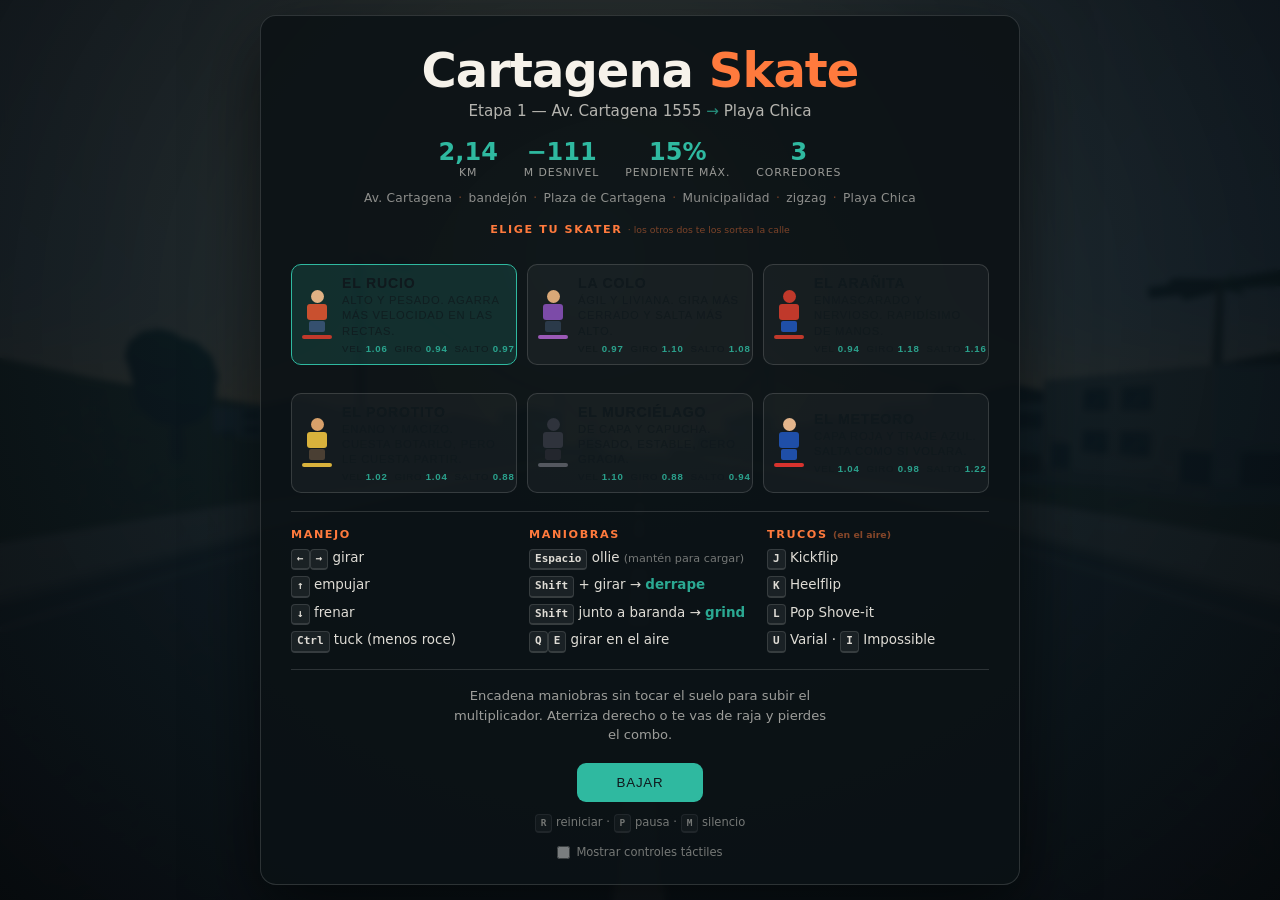
<file: index.html>
<!DOCTYPE html>
<html lang="es-CL">
<head>
<meta charset="utf-8">
<meta name="viewport" content="width=device-width, initial-scale=1, maximum-scale=1, user-scalable=no, viewport-fit=cover">
<title>Cartagena Skate — Juego 3D de skate en Cartagena, Chile</title>
<meta name="description" content="Juego de skate 3D gratis en el navegador: baja 2,14 km por calles reales de Cartagena, Chile, de Av. Cartagena a Playa Chica, con derrapes, grinds y trucos.">
<link rel="canonical" href="https://arigatodon.github.io/cartagena-skate/">
<meta name="author" content="Igor Venegas">
<meta name="theme-color" content="#0b1013">
<meta name="robots" content="index,follow,max-image-preview:large">
<link rel="icon" href="favicon.svg" type="image/svg+xml">
<meta property="og:type" content="website">
<meta property="og:site_name" content="Cartagena Skate">
<meta property="og:locale" content="es_CL">
<meta property="og:title" content="Cartagena Skate — Juego 3D de skate en Cartagena, Chile">
<meta property="og:description" content="Juego de skate 3D gratis en el navegador: baja 2,14 km por calles reales de Cartagena, Chile, de Av. Cartagena a Playa Chica, con derrapes, grinds y trucos.">
<meta property="og:url" content="https://arigatodon.github.io/cartagena-skate/">
<meta property="og:image" content="https://arigatodon.github.io/cartagena-skate/og-image.jpg">
<meta property="og:image:type" content="image/jpeg">
<meta property="og:image:width" content="1200">
<meta property="og:image:height" content="630">
<meta property="og:image:alt" content="Cartagena Skate: selección de skater y controles del descenso de Av. Cartagena a Playa Chica">
<meta name="twitter:card" content="summary_large_image">
<meta name="twitter:title" content="Cartagena Skate — Juego 3D de skate en Cartagena, Chile">
<meta name="twitter:description" content="Juego de skate 3D gratis en el navegador: baja 2,14 km por calles reales de Cartagena, Chile, de Av. Cartagena a Playa Chica, con derrapes, grinds y trucos.">
<meta name="twitter:image" content="https://arigatodon.github.io/cartagena-skate/og-image.jpg">
<meta name="twitter:image:alt" content="Cartagena Skate: selección de skater y controles del descenso de Av. Cartagena a Playa Chica">
<script type="application/ld+json">
{
  "@context": "https://schema.org",
  "@type": "VideoGame",
  "name": "Cartagena Skate",
  "url": "https://arigatodon.github.io/cartagena-skate/",
  "description": "Juego de skate 3D gratis en el navegador: baja 2,14 km por calles reales de Cartagena, Chile, de Av. Cartagena a Playa Chica, con derrapes, grinds y trucos.",
  "image": "https://arigatodon.github.io/cartagena-skate/og-image.jpg",
  "inLanguage": "es-CL",
  "applicationCategory": "Game",
  "operatingSystem": "Web",
  "isAccessibleForFree": true,
  "offers": {
    "@type": "Offer",
    "price": "0",
    "priceCurrency": "CLP"
  },
  "author": {
    "@type": "Person",
    "@id": "https://igorv.org/#person",
    "name": "Igor Venegas",
    "url": "https://igorv.org"
  },
  "creator": {
    "@type": "Person",
    "@id": "https://igorv.org/#person",
    "name": "Igor Venegas",
    "url": "https://igorv.org"
  },
  "gamePlatform": "Web browser",
  "genre": [
    "Deportes",
    "Carreras",
    "Skateboarding"
  ],
  "contentLocation": {
    "@type": "Place",
    "name": "Cartagena, Región de Valparaíso, Chile"
  }
}
</script>
<link rel="stylesheet" href="css/style.css">
</head>
<body>

<div id="wrap">
  <canvas id="game"></canvas>

  <!-- ---------------------------------------------------------------- HUD -->
  <div id="hud" class="hidden">
    <div class="hud-top">
      <div class="panel speed">
        <div class="kmh"><span id="kmh">0</span><small>km/h</small></div>
        <div class="bar"><i id="speedBar"></i></div>
      </div>

      <div class="panel middle">
        <div id="section">Av. Cartagena Alto</div>
        <canvas id="profile" width="440" height="46"></canvas>
        <div class="meta">
          <span id="dist">0 m</span>
          <span id="alt">122 m s.n.m.</span>
          <span id="time">0:00.0</span>
        </div>
      </div>

      <div class="panel score">
        <div class="pts"><span id="score">0</span></div>
        <div class="lbl">puntos</div>
      </div>
    </div>

    <div class="panel carrera">
      <div id="puesto" class="puesto p1">1º</div>
      <ol id="tabla"></ol>
    </div>

    <canvas id="minimap" width="190" height="150"></canvas>

    <div id="comboBox" class="hidden">
      <div id="comboText"></div>
      <div id="comboPts"><span id="comboVal">0</span> <em id="comboMult">x1</em></div>
    </div>

    <div id="toasts"></div>

    <div id="chargeBar" class="hidden"><i id="chargeFill"></i></div>
  </div>

  <!-- ------------------------------------------------------------- Menús -->
  <div id="menu" class="screen">
    <div class="card">
      <h1>Cartagena <em>Skate</em></h1>
      <p class="sub">Etapa 1 — Av. Cartagena 1555 <span class="arrow">→</span> Playa Chica</p>

      <div class="stats-row">
        <div><b>2,14</b><span>km</span></div>
        <div><b>−111</b><span>m desnivel</span></div>
        <div><b>15%</b><span>pendiente máx.</span></div>
        <div><b>3</b><span>corredores</span></div>
      </div>

      <div class="ruta">
        Av. Cartagena <span>·</span> bandejón <span>·</span> Plaza de Cartagena
        <span>·</span> Municipalidad <span>·</span> zigzag <span>·</span> Playa Chica
      </div>

      <h3 class="sec-tit">Elige tu skater <small>· los otros dos te los sortea la calle</small></h3>
      <div class="chars" id="chars"></div>

      <div class="controls">
        <div class="col">
          <h3>Manejo</h3>
          <ul>
            <li><kbd>←</kbd><kbd>→</kbd> girar</li>
            <li><kbd>↑</kbd> empujar</li>
            <li><kbd>↓</kbd> frenar</li>
            <li><kbd>Ctrl</kbd> tuck (menos roce)</li>
          </ul>
        </div>
        <div class="col">
          <h3>Maniobras</h3>
          <ul>
            <li><kbd>Espacio</kbd> ollie <small>(mantén para cargar)</small></li>
            <li><kbd>Shift</kbd> + girar → <b>derrape</b></li>
            <li><kbd>Shift</kbd> junto a baranda → <b>grind</b></li>
            <li><kbd>Q</kbd><kbd>E</kbd> girar en el aire</li>
          </ul>
        </div>
        <div class="col">
          <h3>Trucos <small>(en el aire)</small></h3>
          <ul>
            <li><kbd>J</kbd> Kickflip</li>
            <li><kbd>K</kbd> Heelflip</li>
            <li><kbd>L</kbd> Pop Shove-it</li>
            <li><kbd>U</kbd> Varial · <kbd>I</kbd> Impossible</li>
          </ul>
        </div>
      </div>

      <p class="tip">Encadena maniobras sin tocar el suelo para subir el multiplicador.
        Aterriza derecho o te vas de raja y pierdes el combo.</p>

      <button id="startBtn">Bajar</button>
      <p class="foot"><kbd>R</kbd> reiniciar · <kbd>P</kbd> pausa · <kbd>M</kbd> silencio</p>
      <p class="foot"><label class="chk"><input type="checkbox" id="forzarTactil"> Mostrar controles táctiles</label></p>
    </div>
  </div>

  <div id="pause" class="screen hidden">
    <div class="card small">
      <h2>Pausa</h2>
      <button id="resumeBtn">Seguir</button>
      <button id="restartBtn2" class="ghost">Reiniciar</button>
    </div>
  </div>

  <div id="results" class="screen hidden">
    <div class="card small">
      <h2>¡Llegaste a Playa Chica!</h2>
      <div id="rPuesto" class="rpuesto p1">—</div>
      <div class="result-grid">
        <div><span>Tiempo</span><b id="rTime">—</b></div>
        <div><span>Puntaje</span><b id="rScore">—</b></div>
        <div><span>Mejor combo</span><b id="rCombo">—</b></div>
        <div><span>Maniobras</span><b id="rTricks">—</b></div>
        <div><span>Turbos</span><b id="rBoosts">—</b></div>
        <div><span>Caídas</span><b id="rBails">—</b></div>
      </div>
      <div id="rank"></div>
      <button id="againBtn">Otra vez</button>
    </div>
  </div>

  <!-- ------------------------------------------------------------- Táctil -->
  <!-- data-key lleva la tecla YA NORMALIZADA (la misma cadena que usa
       readInput), para que no haya un segundo mapeo que se pueda desincronizar
       del teclado. Antes "Control" no se traducía a "ctrl" y el tuck no hacía
       nada en el celular. -->
  <div id="touch" class="hidden">
    <div class="tzone izq">
      <div class="trow">
        <button class="tbtn chico" data-key="ArrowUp">EMPUJAR</button>
        <button class="tbtn chico" data-key="ArrowDown">FRENAR</button>
      </div>
      <div class="trow">
        <button class="tbtn dir" data-key="ArrowLeft" aria-label="Girar a la izquierda">◀</button>
        <button class="tbtn dir" data-key="ArrowRight" aria-label="Girar a la derecha">▶</button>
      </div>
    </div>

    <div class="tzone der">
      <div class="trow">
        <button class="tbtn chico" data-key="j">FLIP</button>
        <button class="tbtn chico" data-key="e">GIRO</button>
      </div>
      <div class="trow">
        <button class="tbtn chico" data-key="ctrl">TUCK</button>
        <button class="tbtn ancho" data-key="shift">SLIDE</button>
      </div>
      <button class="tbtn grande" data-key=" ">OLLIE</button>
    </div>
  </div>

  <div id="giraTel" class="hidden">
    <div><b>Gira el teléfono</b><span>Se juega mejor en horizontal</span></div>
  </div>

</div>

<script type="module" src="js/game.js"></script>
</body>
</html>
</file>
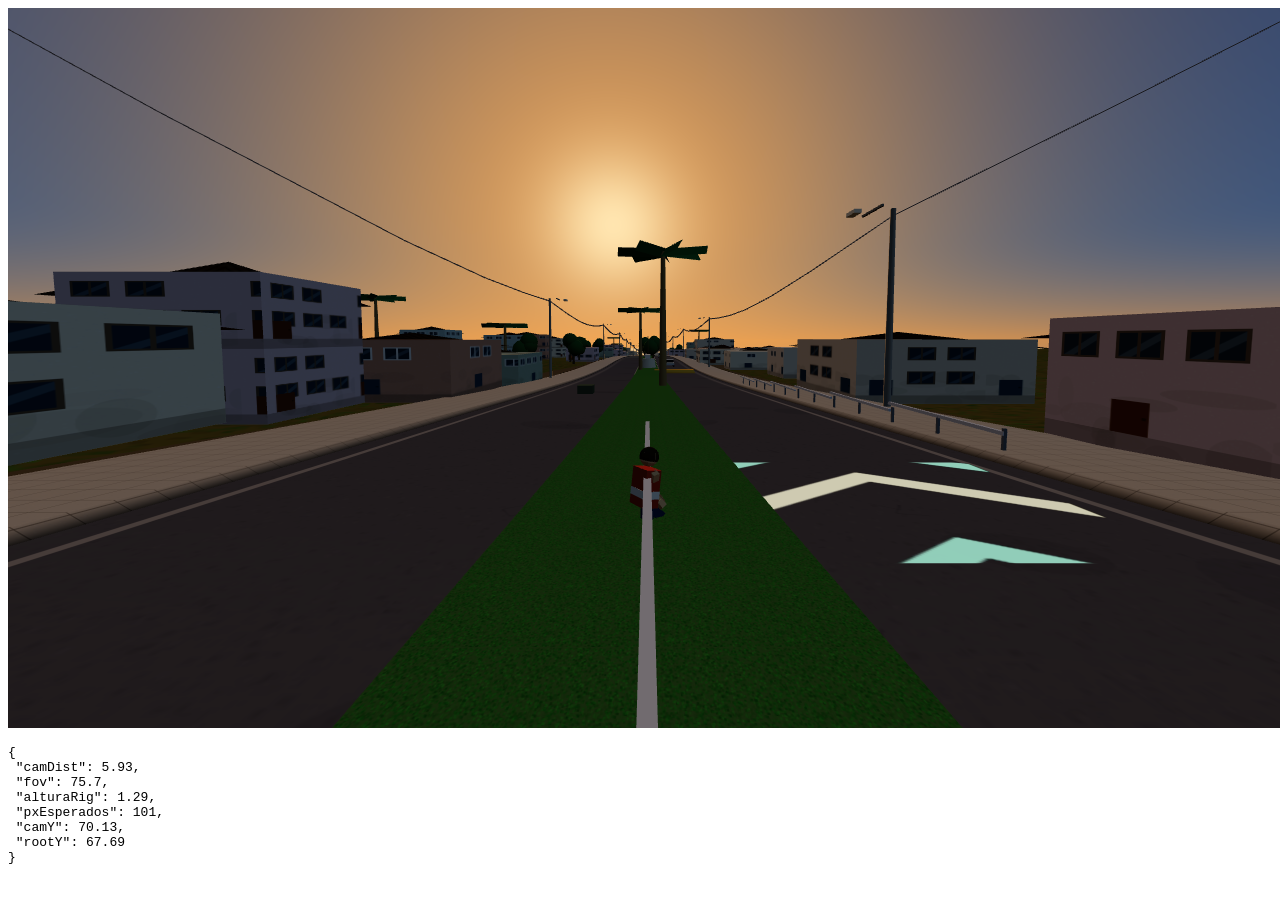
<file: _diag.html>
<!DOCTYPE html><html><body><canvas id="game" width="1280" height="720"></canvas><pre id="out"></pre>
<script type="module">
import * as THREE from '/vendor/three.module.js';
import { buildTrack } from '/js/track.js';
import { Renderer3D } from '/js/render3d.js';
const canvas = document.getElementById('game');
const track = buildTrack();
const view = new Renderer3D(canvas, track);
view.resize();
const st = { position:760, playerX:0, airY:0, spin:0, lean:0, flip:0, shake:0,
  speedRatio:0.55, speed:12, gameTime:4, grinding:false, grindY:0, crouch:0 };
for (let i=0;i<90;i++) view.render([st], 1/60);
const r = view.racers[0];
const box = new THREE.Box3().setFromObject(r.rig.root);
const cam = view.camera;
const d = cam.position.distanceTo(r.root.position);
const altura = box.max.y - box.min.y;
const px = altura / (2*d*Math.tan(cam.fov*Math.PI/360)) * 720;
document.getElementById('out').textContent = JSON.stringify({
  camDist: +d.toFixed(2), fov: +cam.fov.toFixed(1), alturaRig: +altura.toFixed(2),
  pxEsperados: Math.round(px), camY: +cam.position.y.toFixed(2),
  rootY: +r.root.position.y.toFixed(2),
}, null, 1);
</script></body></html>
</file>
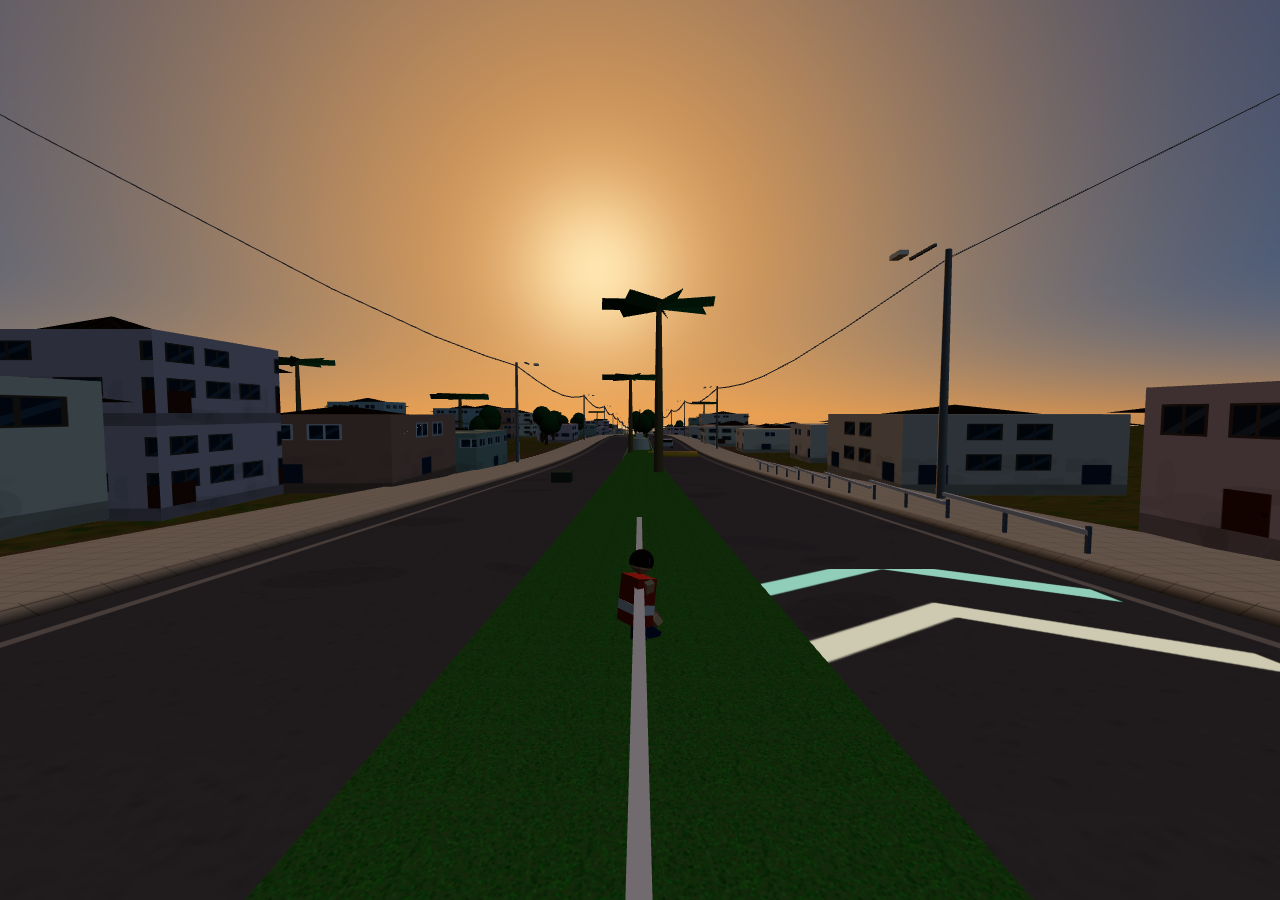
<file: tools/shot.html>
<!DOCTYPE html>
<html lang="es-CL">
<head>
<meta charset="utf-8">
<title>Cartagena Skate — cámara de fotos</title>
<style>
  html,body{margin:0;background:#000;overflow:hidden}
  canvas{display:block;width:100vw;height:100vh}
</style>
</head>
<body>
<!--
  Herramienta de desarrollo: renderiza UN cuadro de la escena a la distancia
  que se pida, sin pasar por el menú ni por el bucle de juego. Sirve para
  comparar capturas antes/después de tocar la dirección de arte.

    tools/shot.html?d=760          un cuadro a los 760 m
    tools/shot.html?d=760&lat=0.4  corrido a la derecha
-->
<canvas id="game"></canvas>
<script type="module">
import { buildTrack } from '../js/track.js';
import { Renderer3D } from '../js/render3d.js';

const q = new URLSearchParams(location.search);
const num = (k, def) => (q.has(k) ? parseFloat(q.get(k)) : def);

const canvas = document.getElementById('game');
canvas.width  = innerWidth;
canvas.height = innerHeight;

const track = buildTrack();
const view = new Renderer3D(canvas, track);
view.resize();

const estado = {
  position: num('d', 760), playerX: num('lat', 0), airY: 0, spin: 0, lean: 0,
  flip: 0, shake: 0, speedRatio: num('vel', 0.55), speed: 12, gameTime: 4,
  grinding: false, grindY: 0, pushing: false, crouch: num('crouch', 0),
  braking: false, tuck: false, airborne: false, bailing: 0, trick: null,
};

// Varios cuadros seguidos: la cámara y las poses se interpolan con dt, así que
// un solo render las deja a medio camino.
let n = 0;
(function paso() {
  view.render([estado], 1 / 60);
  if (++n < 90) requestAnimationFrame(paso);
  else document.title = 'listo';
})();
</script>
</body>
</html>
</file>
<file: css/style.css>
/* Cartagena Skate — estilos del HUD y menús.
   Paleta sacada de la costa: asfalto, arena, verde pacífico y naranjo de cono. */

:root {
  --tinta:    #0e1418;
  --arena:    #e8dfd0;
  --cal:      #f6f2ea;
  --pacifico: #2fb9a0;
  --cono:     #ff7a3d;
  --sangre:   #e04a4a;
  --oro:      #ffd166;
  --panel:    rgba(14, 20, 24, 0.72);
  --borde:    rgba(255, 255, 255, 0.14);
}

* { box-sizing: border-box; margin: 0; padding: 0; }

html, body {
  height: 100%;
  background: #0b1013;
  color: var(--cal);
  font-family: 'Segoe UI', Roboto, system-ui, sans-serif;
  overflow: hidden;
  -webkit-user-select: none;
  user-select: none;
  touch-action: none;
}

#wrap { position: relative; width: 100vw; height: 100dvh; overflow: hidden; }

#game { display: block; width: 100%; height: 100%; }

.hidden { display: none !important; }

kbd {
  display: inline-block;
  min-width: 1.5em;
  padding: 1px 5px;
  border: 1px solid var(--borde);
  border-bottom-width: 2px;
  border-radius: 4px;
  background: rgba(255, 255, 255, 0.07);
  font: 600 0.82em/1.5 ui-monospace, monospace;
  text-align: center;
}

/* ------------------------------------------------------------------ HUD */

#hud {
  position: absolute;
  inset: 0;
  pointer-events: none;
  font-variant-numeric: tabular-nums;
}

.hud-top {
  display: flex;
  gap: 12px;
  align-items: flex-start;
  justify-content: center;
  padding: 12px;
}

.panel {
  background: var(--panel);
  border: 1px solid var(--borde);
  border-radius: 10px;
  backdrop-filter: blur(6px);
  padding: 8px 12px;
}

.panel.speed { min-width: 128px; }
.kmh { display: flex; align-items: baseline; gap: 4px; }
.kmh span { font-size: 2.1rem; font-weight: 800; line-height: 1; }
.kmh small { font-size: 0.7rem; opacity: 0.6; letter-spacing: 0.05em; }
.bar {
  margin-top: 6px; height: 5px; border-radius: 3px;
  background: rgba(255, 255, 255, 0.13); overflow: hidden;
}
.bar i {
  display: block; height: 100%; width: 0%;
  background: linear-gradient(90deg, var(--pacifico), var(--oro) 70%, var(--cono));
  transition: width 0.08s linear;
}

.panel.middle { flex: 0 1 470px; }
#section {
  font-size: 0.74rem; letter-spacing: 0.14em; text-transform: uppercase;
  opacity: 0.75; margin-bottom: 3px;
}
#profile { display: block; width: 100%; height: 46px; }
.meta {
  display: flex; justify-content: space-between;
  font-size: 0.74rem; opacity: 0.7; margin-top: 2px;
}

.panel.score { min-width: 118px; text-align: right; }
.panel.score .pts { font-size: 1.9rem; font-weight: 800; line-height: 1; color: var(--oro); }
.panel.score .lbl { font-size: 0.66rem; letter-spacing: 0.14em; text-transform: uppercase; opacity: 0.55; }

#minimap {
  position: absolute; right: 14px; bottom: 14px;
  width: 190px; height: 150px;
  background: var(--panel);
  border: 1px solid var(--borde);
  border-radius: 10px;
}

/* Combo en curso */
#comboBox {
  position: absolute; left: 50%; top: 46%;
  transform: translateX(-50%);
  text-align: center;
  text-shadow: 0 2px 10px rgba(0, 0, 0, 0.8);
}
#comboText { font-size: 1.15rem; font-weight: 700; color: var(--cal); letter-spacing: 0.02em; }
#comboPts { font-size: 1.7rem; font-weight: 800; color: var(--oro); }
#comboPts em { font-style: normal; font-size: 1.05rem; color: var(--cono); }

/* Avisos flotantes */
#toasts {
  position: absolute; left: 50%; bottom: 22%;
  transform: translateX(-50%);
  display: flex; flex-direction: column-reverse; align-items: center; gap: 4px;
}
.toast {
  font-weight: 700; font-size: 1rem;
  text-shadow: 0 2px 8px rgba(0, 0, 0, 0.85);
  animation: rise 1.4s ease-out forwards;
  white-space: nowrap;
}
.toast.good { color: var(--pacifico); }
.toast.big  { color: var(--oro); font-size: 1.35rem; }
.toast.bad  { color: var(--sangre); }
@keyframes rise {
  0%   { opacity: 0; transform: translateY(10px) scale(0.92); }
  15%  { opacity: 1; transform: translateY(0) scale(1); }
  75%  { opacity: 1; }
  100% { opacity: 0; transform: translateY(-26px); }
}

/* Carga del ollie */
#chargeBar {
  position: absolute; left: 50%; bottom: 13%;
  transform: translateX(-50%);
  width: 130px; height: 7px; border-radius: 4px;
  background: rgba(0, 0, 0, 0.55);
  border: 1px solid var(--borde);
  overflow: hidden;
}
#chargeFill {
  display: block; height: 100%; width: 0%;
  background: linear-gradient(90deg, var(--pacifico), var(--oro));
}

/* --------------------------------------------------------------- Menús */

.screen {
  position: absolute; inset: 0;
  display: flex; align-items: center; justify-content: center;
  background: radial-gradient(ellipse at 50% 35%, rgba(20, 44, 56, 0.82), rgba(6, 10, 13, 0.94));
  backdrop-filter: blur(3px);
  padding: 20px;
  overflow-y: auto;
}

.card {
  width: min(760px, 100%);
  background: rgba(12, 18, 22, 0.9);
  border: 1px solid var(--borde);
  border-radius: 16px;
  padding: 26px 30px 22px;
  text-align: center;
  box-shadow: 0 24px 70px rgba(0, 0, 0, 0.6);
}
.card.small { width: min(430px, 100%); }

h1 {
  font-size: clamp(2rem, 6vw, 3rem);
  letter-spacing: -0.02em;
  font-weight: 800;
}
h1 em { font-style: normal; color: var(--cono); }
h2 { font-size: 1.5rem; margin-bottom: 14px; }

.sub { margin-top: 4px; opacity: 0.72; font-size: 0.95rem; }
.sub .arrow { color: var(--pacifico); }

.stats-row {
  display: flex; justify-content: center; gap: 26px;
  margin: 18px 0 20px;
}
.stats-row div { display: flex; flex-direction: column; }
.stats-row b { font-size: 1.5rem; color: var(--pacifico); }
.stats-row span { font-size: 0.68rem; opacity: 0.6; letter-spacing: 0.08em; text-transform: uppercase; }

/* Recorrido y selector de personaje */

.ruta {
  font-size: 0.76rem; opacity: 0.55; margin: -8px 0 18px;
  letter-spacing: 0.02em;
}
.ruta span { color: var(--cono); opacity: 0.8; margin: 0 2px; }

.sec-tit {
  font-size: 0.7rem; letter-spacing: 0.14em; text-transform: uppercase;
  color: var(--cono); margin-bottom: 10px; font-weight: 700;
}

.chars {
  display: grid; grid-template-columns: repeat(auto-fit, minmax(150px, 1fr));
  gap: 10px; margin-bottom: 18px;
}
.char {
  display: flex; gap: 10px; align-items: center; text-align: left;
  padding: 10px; border-radius: 10px; cursor: pointer;
  background: rgba(255, 255, 255, 0.04);
  border: 1px solid var(--borde);
  transition: background 0.12s, border-color 0.12s, transform 0.12s;
}
.char:hover { background: rgba(255, 255, 255, 0.09); transform: translateY(-1px); }
.char[aria-pressed="true"] {
  border-color: var(--pacifico);
  background: rgba(47, 185, 160, 0.16);
}
/* Monigote hecho con divs: la silueta usa la paleta real del personaje. */
.avatar { width: 30px; flex: 0 0 30px; display: flex; flex-direction: column; align-items: center; gap: 1px; }
.avatar i { display: block; border-radius: 2px; }
.avatar .cabeza { width: 13px; height: 13px; border-radius: 50%; }
.avatar .cuerpo { width: 20px; height: 16px; border-radius: 3px; }
.avatar .patas  { width: 16px; height: 11px; }
.avatar .tabla  { width: 30px; height: 4px; border-radius: 2px; margin-top: 2px; }
/* Los hijos son <span>: sin display:block se apilan encima unos de otros. */
.char-info { min-width: 0; display: flex; flex-direction: column; gap: 2px; }
.char-nom { display: block; font-weight: 700; font-size: 0.88rem; }
.char-desc { display: block; font-size: 0.7rem; opacity: 0.75; line-height: 1.35; }
.char-stats { display: flex; gap: 7px; margin-top: 2px; font-size: 0.6rem; opacity: 0.85; }
.char-stats > span { white-space: nowrap; }
.char-stats b { color: var(--pacifico); font-weight: 700; }

.controls {
  display: grid; grid-template-columns: repeat(auto-fit, minmax(180px, 1fr));
  gap: 16px; text-align: left;
  border-top: 1px solid var(--borde);
  border-bottom: 1px solid var(--borde);
  padding: 16px 0;
}
.controls h3 {
  font-size: 0.7rem; letter-spacing: 0.14em; text-transform: uppercase;
  color: var(--cono); margin-bottom: 8px; font-weight: 700;
}
.controls h3 small { opacity: 0.5; letter-spacing: 0; text-transform: none; }
.controls ul { list-style: none; display: flex; flex-direction: column; gap: 6px; }
.controls li { font-size: 0.84rem; opacity: 0.9; }
.controls li small { opacity: 0.5; }
.controls li b { color: var(--pacifico); }

.tip { font-size: 0.82rem; opacity: 0.62; margin: 16px auto 0; max-width: 46ch; line-height: 1.5; }
.foot { font-size: 0.72rem; opacity: 0.45; margin-top: 12px; }

button {
  margin-top: 18px;
  padding: 12px 40px;
  font: 700 1rem/1 inherit;
  letter-spacing: 0.06em;
  text-transform: uppercase;
  color: #10191d;
  background: var(--pacifico);
  border: none; border-radius: 9px;
  cursor: pointer;
  transition: transform 0.1s, filter 0.1s;
}
button:hover { filter: brightness(1.12); transform: translateY(-1px); }
button:active { transform: translateY(1px); }
button.ghost {
  background: transparent; color: var(--cal);
  border: 1px solid var(--borde); margin-left: 8px;
}

.result-grid {
  display: grid; grid-template-columns: 1fr 1fr; gap: 10px 18px;
  margin-bottom: 6px; text-align: left;
}
.result-grid div {
  display: flex; justify-content: space-between; align-items: baseline;
  border-bottom: 1px dotted rgba(255, 255, 255, 0.14); padding-bottom: 4px;
}
.result-grid span { font-size: 0.76rem; opacity: 0.6; }
.result-grid b { font-size: 1.05rem; color: var(--oro); }

#rank {
  margin-top: 16px; font-size: 1.25rem; font-weight: 800;
  color: var(--pacifico); letter-spacing: 0.03em;
}

@media (max-width: 820px) {
  .hud-top { flex-wrap: wrap; gap: 8px; padding: 8px; }
  .panel.middle { order: 3; flex-basis: 100%; }
  #minimap { width: 130px; height: 104px; bottom: auto; top: 8px; right: 8px; }
  .kmh span { font-size: 1.6rem; }
  .panel.score .pts { font-size: 1.4rem; }
}

/* ------------------------------------------------------- Tabla de carrera */

.panel.carrera {
  position: absolute; left: 14px; top: 108px;
  min-width: 168px; padding: 10px 12px;
  display: flex; flex-direction: column; gap: 8px;
}
.puesto {
  font-size: 2.1rem; font-weight: 800; line-height: 1;
  letter-spacing: -0.02em;
}
.puesto.p1, .rpuesto.p1 { color: var(--oro); }
.puesto.p2, .rpuesto.p2 { color: #d6dde4; }
.puesto.p3, .rpuesto.p3 { color: var(--cono); }

#tabla { list-style: none; display: flex; flex-direction: column; gap: 3px; }
#tabla li {
  display: grid; grid-template-columns: 14px 1fr auto;
  gap: 7px; align-items: baseline;
  font-size: 0.76rem; opacity: 0.62;
  padding: 2px 5px; border-radius: 5px;
}
#tabla li.yo {
  opacity: 1; background: rgba(47, 185, 160, 0.18);
  border-left: 2px solid var(--pacifico); padding-left: 3px;
}
#tabla li b { color: var(--oro); font-weight: 800; }
#tabla li span { overflow: hidden; text-overflow: ellipsis; white-space: nowrap; }
#tabla li em { font-style: normal; font-variant-numeric: tabular-nums; opacity: 0.85; }

.rpuesto {
  font-size: 2.3rem; font-weight: 800; line-height: 1;
  margin: -4px 0 14px;
}

/* El selector con seis personajes necesita más aire y una ficha más chica. */
.sec-tit small { opacity: 0.45; letter-spacing: 0; text-transform: none; font-weight: 400; }
.chars { grid-template-columns: repeat(auto-fit, minmax(210px, 1fr)); }

@media (max-width: 820px) {
  .panel.carrera { top: auto; bottom: 14px; left: 8px; min-width: 128px; padding: 7px 9px; }
  .puesto { font-size: 1.5rem; }
  #tabla li { font-size: 0.68rem; }
}

/* --------------------------------------------------------------- Táctil */

/*
 * Controles para celular. Pensados para pulgares: nada crítico queda en el
 * centro de la pantalla, los botones tienen al menos 56 px (el mínimo cómodo)
 * y el OLLIE es el más grande porque es el que más se usa.
 */

#touch {
  position: absolute; inset: 0;
  pointer-events: none;
  z-index: 5;
}

.tzone {
  position: absolute; bottom: 12px;
  display: flex; flex-direction: column; gap: 8px;
  pointer-events: auto;
}
.tzone.izq { left: 12px; align-items: flex-start; }
.tzone.der { right: 12px; align-items: flex-end; }
.trow { display: flex; gap: 8px; align-items: flex-end; }

.tbtn {
  margin: 0; padding: 0;
  display: flex; align-items: center; justify-content: center;
  background: rgba(255, 255, 255, 0.14);
  border: 1px solid rgba(255, 255, 255, 0.3);
  color: var(--cal);
  font: 700 0.58rem/1 inherit;
  letter-spacing: 0.05em;
  backdrop-filter: blur(5px);
  border-radius: 14px;
  text-transform: none;
  transition: none;                 /* la latencia se nota al jugar */
  -webkit-tap-highlight-color: transparent;
}
.tbtn.dir    { width: 74px; height: 66px; font-size: 1.4rem; }
.tbtn.chico  { width: 62px; height: 46px; }
.tbtn.ancho  { width: 92px; height: 46px; }
.tbtn.grande {
  width: 92px; height: 92px; border-radius: 50%;
  font-size: 0.72rem;
  background: rgba(47, 185, 160, 0.32);
  border-color: rgba(47, 185, 160, 0.6);
}
/* .activo lo pone el JS al tocar: :active no es fiable con multitouch. */
.tbtn.activo { background: rgba(255, 255, 255, 0.42); transform: scale(0.96); }
.tbtn.grande.activo { background: rgba(47, 185, 160, 0.62); }

/* Aviso de orientación: en vertical no caben los dos pulgares y la pista. */
#giraTel {
  position: absolute; inset: 0; z-index: 20;
  display: flex; align-items: center; justify-content: center;
  background: rgba(6, 10, 13, 0.94);
  text-align: center;
}
#giraTel div { display: flex; flex-direction: column; gap: 8px; }
#giraTel b { font-size: 1.3rem; color: var(--cono); }
#giraTel span { font-size: 0.85rem; opacity: 0.65; }

.chk { display: inline-flex; align-items: center; gap: 6px; cursor: pointer; }
.chk input { accent-color: var(--pacifico); }

/* En pantallas bajas (celular en horizontal) el menú tiene que caber entero. */
@media (max-height: 460px) {
  .screen { align-items: flex-start; padding: 8px; }
  .card { padding: 14px 18px 12px; }
  h1 { font-size: 1.6rem; }
  .stats-row { margin: 8px 0 10px; gap: 16px; }
  .stats-row b { font-size: 1.1rem; }
  .controls { display: none; }         /* en táctil los botones están en pantalla */
  .tip, .ruta { display: none; }
  .chars { gap: 6px; margin-bottom: 10px; }
  .char { padding: 6px; }
  .char-desc { display: none; }
  button { margin-top: 10px; padding: 9px 28px; }
}

/*
 * Con los controles en pantalla el minimapa ya no cabe abajo a la derecha: ahí
 * va el OLLIE, que es el botón más usado. Se sube bajo la tabla de carrera.
 */
body.tactil #minimap {
  left: 10px; right: auto;
  /* Justo bajo la tabla de carrera, que con tres corredores llega a 232 px. */
  top: 240px; bottom: auto;
  width: 112px; height: 86px;
}
/* Si ni siquiera eso cabe, el minimapa es lo primero que sobra. */
@media (max-height: 400px) {
  body.tactil #minimap { display: none; }
}

/*
 * En pantallas angostas la regla de arriba manda la tabla de carrera abajo a la
 * izquierda — que es exactamente donde van los botones de girar. Con los
 * controles en pantalla la tabla se queda arriba y el minimapa cuelga debajo.
 * Va al final del archivo a propósito: tiene que ganarle a la media query.
 */
body.tactil .panel.carrera {
  top: 96px; bottom: auto; left: 10px;
  min-width: 132px; padding: 7px 10px;
}
body.tactil .puesto { font-size: 1.5rem; }
body.tactil #tabla li { font-size: 0.68rem; }
body.tactil #minimap { top: 210px; }

/*
 * Muy poca altura (celular apaisado con la barra del navegador): la tabla de
 * tres filas ya no cabe sobre los botones de empujar. Se deja sólo el número
 * de puesto, que es el dato que se mira de reojo mientras se baja.
 */
@media (max-height: 340px) {
  body.tactil #tabla { display: none; }
  body.tactil .panel.carrera { padding: 5px 10px; min-width: 0; }
}
</file>
